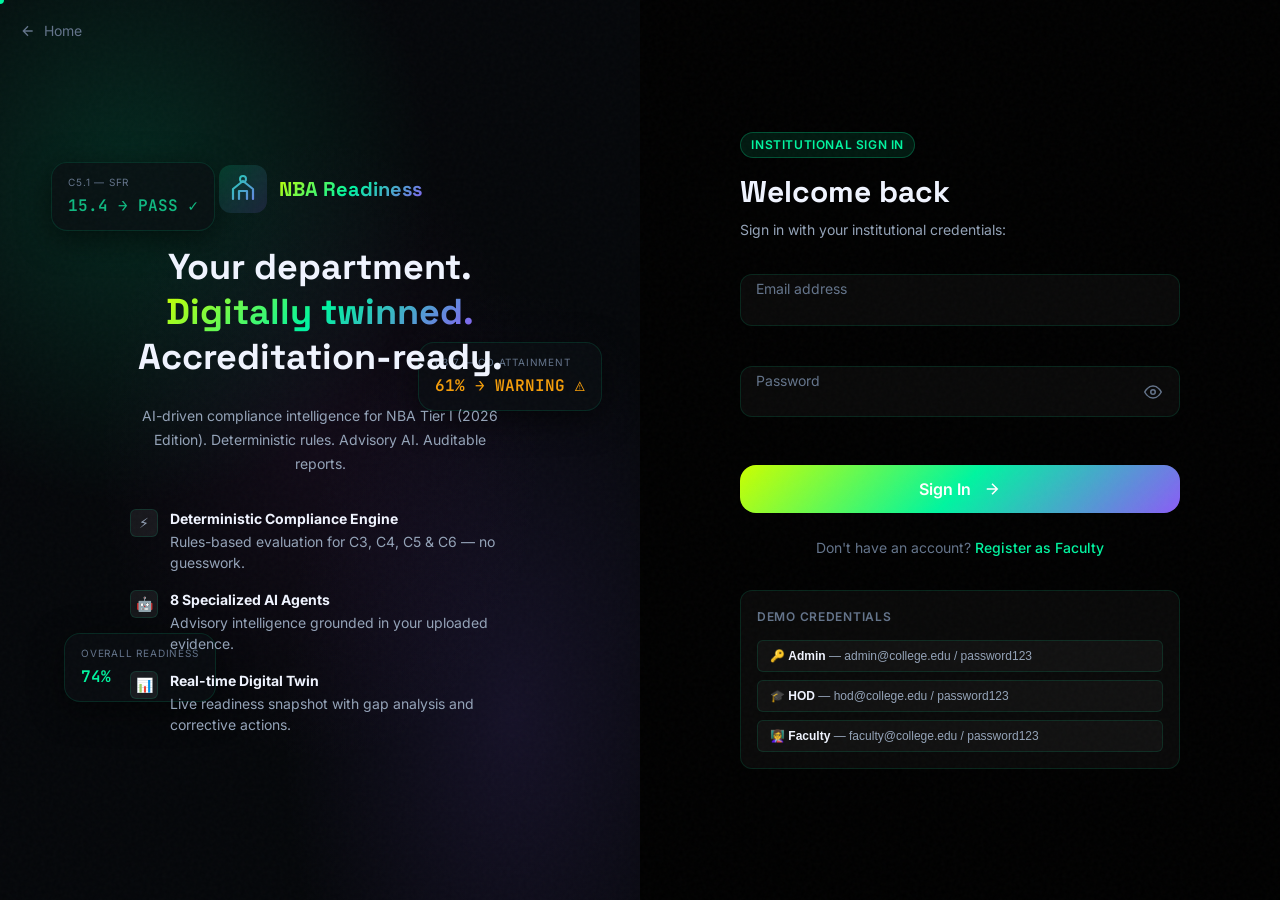
<file: frontend/login.html>
<!DOCTYPE html>
<html lang="en" data-theme="dark">
<head>
  <meta charset="UTF-8">
  <meta name="viewport" content="width=device-width, initial-scale=1.0">
  <title>Sign In — AI-NBA Readiness System</title>
  <meta name="description" content="Sign in to the AI-driven NBA Accreditation Readiness System.">
  <link rel="preconnect" href="https://fonts.googleapis.com">
  <link rel="preconnect" href="https://fonts.gstatic.com" crossorigin>
  <link rel="stylesheet" href="css/base.css">
  <link rel="stylesheet" href="css/auth.css">
</head>
<body class="auth-page">

  <!-- Custom cursor -->
  <div id="cursor-dot"  aria-hidden="true"></div>
  <div id="cursor-ring" aria-hidden="true"></div>

  <!-- Toast container -->
  <div id="toast-container" role="log" aria-live="polite"></div>

  <!-- Back to home -->
  <a href="index.html" class="back-link" aria-label="Back to home">
    <svg width="16" height="16" viewBox="0 0 24 24" fill="none" stroke="currentColor" stroke-width="2">
      <path d="M19 12H5M12 5l-7 7 7 7"/>
    </svg>
    Home
  </a>

  <!-- ══════════════════ LEFT PANEL ══════════════════ -->
  <aside class="auth-left" aria-hidden="true">

    <!-- Animated floating stat cards -->
    <div class="auth-float-cards">
      <div class="auth-float-card">
        <div class="fc-label">C5.1 — SFR</div>
        <div class="fc-value" style="color:var(--pass)">15.4 → PASS ✓</div>
      </div>
      <div class="auth-float-card">
        <div class="fc-label">C3.7 — CO Attainment</div>
        <div class="fc-value" style="color:var(--warning)">61% → WARNING ⚠</div>
      </div>
      <div class="auth-float-card">
        <div class="fc-label">Overall Readiness</div>
        <div class="fc-value" style="color:var(--cyan)">74%</div>
      </div>
    </div>

    <div class="auth-left-content">
      <div class="auth-brand">
        <svg class="auth-brand-icon" viewBox="0 0 48 48" fill="none" xmlns="http://www.w3.org/2000/svg">
          <defs>
            <linearGradient id="lg1" x1="0" y1="0" x2="48" y2="48" gradientUnits="userSpaceOnUse">
              <stop offset="0%" stop-color="#00F5A0"/>
              <stop offset="100%" stop-color="#8B5CF6"/>
            </linearGradient>
          </defs>
          <rect width="48" height="48" rx="12" fill="url(#lg1)" opacity="0.15"/>
          <path d="M14 34V24l10-8 10 8v10M20 34v-8h8v8" stroke="url(#lg1)" stroke-width="2.2" stroke-linecap="round" stroke-linejoin="round"/>
          <circle cx="24" cy="14" r="3" stroke="url(#lg1)" stroke-width="2"/>
        </svg>
        <span class="auth-brand-name">NBA Readiness</span>
      </div>

      <h2 class="auth-tagline">
        Your department.<br>
        <span>Digitally twinned.</span><br>
        Accreditation-ready.
      </h2>

      <p style="color:var(--text-secondary);font-size:var(--text-sm);line-height:1.7;">
        AI-driven compliance intelligence for NBA Tier I (2026 Edition).
        Deterministic rules. Advisory AI. Auditable reports.
      </p>

      <ul class="auth-features" aria-label="Platform features">
        <li class="auth-feature">
          <div class="auth-feature-icon">⚡</div>
          <div>
            <strong style="color:var(--text-primary);display:block;margin-bottom:2px;">Deterministic Compliance Engine</strong>
            Rules-based evaluation for C3, C4, C5 & C6 — no guesswork.
          </div>
        </li>
        <li class="auth-feature">
          <div class="auth-feature-icon">🤖</div>
          <div>
            <strong style="color:var(--text-primary);display:block;margin-bottom:2px;">8 Specialized AI Agents</strong>
            Advisory intelligence grounded in your uploaded evidence.
          </div>
        </li>
        <li class="auth-feature">
          <div class="auth-feature-icon">📊</div>
          <div>
            <strong style="color:var(--text-primary);display:block;margin-bottom:2px;">Real-time Digital Twin</strong>
            Live readiness snapshot with gap analysis and corrective actions.
          </div>
        </li>
      </ul>
    </div>
  </aside>

  <!-- ══════════════════ RIGHT PANEL (FORM) ══════════════════ -->
  <main class="auth-right">
    <div class="auth-form-wrap">

      <!-- Mobile brand -->
      <div class="auth-mobile-brand">
        <svg class="auth-brand-icon" viewBox="0 0 48 48" fill="none">
          <defs>
            <linearGradient id="lg2" x1="0" y1="0" x2="48" y2="48" gradientUnits="userSpaceOnUse">
              <stop offset="0%" stop-color="#00F5A0"/>
              <stop offset="100%" stop-color="#8B5CF6"/>
            </linearGradient>
          </defs>
          <rect width="48" height="48" rx="12" fill="url(#lg2)" opacity="0.15"/>
          <path d="M14 34V24l10-8 10 8v10M20 34v-8h8v8" stroke="url(#lg2)" stroke-width="2.2" stroke-linecap="round" stroke-linejoin="round"/>
        </svg>
        <span class="auth-brand-name">NBA Readiness</span>
      </div>

      <header class="auth-form-header">
        <div class="badge">Institutional Sign In</div>
        <h1>Welcome back</h1>
        <p>Sign in with your institutional credentials:</p>
      </header>

      <!-- Global message area -->
      <div id="auth-message" class="alert" role="alert" aria-live="assertive"></div>

      <form id="login-form" class="auth-form" novalidate autocomplete="on" action="javascript:void(0);" method="POST">

        <!-- Email -->
        <div class="auth-field form-group--float">
          <input
            type="email"
            id="email"
            name="email"
            class="form-control"
            placeholder=" "
            autocomplete="email"
            inputmode="email"
            required
            aria-required="true"
            aria-describedby="email-error"
          >
          <label for="email">Email address</label>
          <div id="email-error" class="form-error" role="alert"></div>
        </div>

        <!-- Password -->
        <div class="auth-field form-group--float">
          <div class="input-wrapper">
            <input
              type="password"
              id="password"
              name="password"
              class="form-control"
              placeholder=" "
              autocomplete="current-password"
              required
              aria-required="true"
              aria-describedby="password-error"
            >
            <label for="password">Password</label>
            <button type="button" class="toggle-pw" aria-label="Toggle password visibility" id="toggle-pw">
              <svg id="pw-icon-show" width="18" height="18" viewBox="0 0 24 24" fill="none" stroke="currentColor" stroke-width="2">
                <path d="M1 12s4-8 11-8 11 8 11 8-4 8-11 8-11-8-11-8z"/>
                <circle cx="12" cy="12" r="3"/>
              </svg>
              <svg id="pw-icon-hide" width="18" height="18" viewBox="0 0 24 24" fill="none" stroke="currentColor" stroke-width="2" style="display:none">
                <path d="M17.94 17.94A10.07 10.07 0 0112 20c-7 0-11-8-11-8a18.45 18.45 0 015.06-5.94M9.9 4.24A9.12 9.12 0 0112 4c7 0 11 8 11 8a18.5 18.5 0 01-2.16 3.19M1 1l22 22"/>
              </svg>
            </button>
          </div>
          <div id="password-error" class="form-error" role="alert"></div>
        </div>

        <!-- Submit -->
        <div class="auth-submit">
          <button type="submit" id="login-btn" class="btn btn--primary btn--lg" data-magnetic>
            <span id="login-btn-text">Sign In</span>
            <svg width="18" height="18" viewBox="0 0 24 24" fill="none" stroke="currentColor" stroke-width="2">
              <path d="M5 12h14M12 5l7 7-7 7"/>
            </svg>
          </button>
        </div>

      </form>

      <div class="auth-footer">
        Don't have an account?
        <a href="register.html">Register as Faculty</a>
      </div>

      <!-- Demo credentials hint -->
      <div style="margin-top:var(--space-8);padding:var(--space-4);background:var(--surface-100);border:1px solid var(--glass-border);border-radius:var(--radius-md);">
        <p style="font-size:var(--text-xs);color:var(--text-muted);margin-bottom:var(--space-3);text-transform:uppercase;letter-spacing:0.06em;font-weight:600;">Demo Credentials</p>
        <div style="display:flex;flex-direction:column;gap:var(--space-2);">
          <button class="demo-cred" data-email="admin@college.edu" data-pw="password123" style="
            text-align:left;background:var(--surface-100);border:1px solid var(--glass-border);
            border-radius:var(--radius-sm);padding:var(--space-2) var(--space-3);cursor:pointer;
            font-size:var(--text-xs);color:var(--text-secondary);transition:all var(--dur-fast);">
            🔑 <strong style="color:var(--text-primary)">Admin</strong> — admin@college.edu / password123
          </button>
          <button class="demo-cred" data-email="hod@college.edu" data-pw="password123" style="
            text-align:left;background:var(--surface-100);border:1px solid var(--glass-border);
            border-radius:var(--radius-sm);padding:var(--space-2) var(--space-3);cursor:pointer;
            font-size:var(--text-xs);color:var(--text-secondary);transition:all var(--dur-fast);">
            🎓 <strong style="color:var(--text-primary)">HOD</strong> — hod@college.edu / password123
          </button>
          <button class="demo-cred" data-email="faculty@college.edu" data-pw="password123" style="
            text-align:left;background:var(--surface-100);border:1px solid var(--glass-border);
            border-radius:var(--radius-sm);padding:var(--space-2) var(--space-3);cursor:pointer;
            font-size:var(--text-xs);color:var(--text-secondary);transition:all var(--dur-fast);">
            👩‍🏫 <strong style="color:var(--text-primary)">Faculty</strong> — faculty@college.edu / password123
          </button>
        </div>
      </div>

    </div>
  </main>

<script type="module">
import { CONFIG }           from './js/config.js';
import { initCursor }       from './js/ui.js';
import { toast, toastError, setFieldError, clearFieldError, bindFloatingLabel, setButtonLoading, getParam } from './js/ui.js';
import { store }            from './js/store.js';
import { login, friendlyAuthError } from './js/auth.js';
import { ApiError }         from './js/api.js';

// ── DOM References (Declared FIRST before any function calls) ──
const formEl     = document.getElementById('login-form');
const emailInput = document.getElementById('email');
const pwInput    = document.getElementById('password');
const loginBtn   = document.getElementById('login-btn');
const msgEl      = document.getElementById('auth-message');
const toggleBtn  = document.getElementById('toggle-pw');
const iconShow   = document.getElementById('pw-icon-show');
const iconHide   = document.getElementById('pw-icon-hide');

// ── Message helpers ──
function showMessage(text, type = 'error') {
  if (!msgEl) return;
  msgEl.className = `alert alert--${type} visible`;
  msgEl.innerHTML = `
    <svg width="18" height="18" viewBox="0 0 24 24" fill="none" stroke="currentColor" stroke-width="2" style="flex-shrink:0">
      ${type === 'error'
        ? '<path d="M12 9v4m0 4h.01M10.29 3.86L1.82 18a2 2 0 001.71 3h16.94a2 2 0 001.71-3L13.71 3.86a2 2 0 00-3.42 0z"/>'
        : '<circle cx="12" cy="12" r="10"/><path d="M12 8v4m0 4h.01"/>'}
    </svg>
    <span>${text}</span>
  `;
}

function clearMessage() {
  if (!msgEl) return;
  msgEl.className = 'alert';
  msgEl.innerHTML = '';
}

// ── Validation helpers ──
function validateEmail(val) {
  if (!val) return 'Email is required.';
  if (!/^[^\s@]+@[^\s@]+\.[^\s@]+$/.test(val)) return 'Enter a valid email address.';
  return null;
}

function validatePassword(val) {
  if (!val) return 'Password is required.';
  return null;
}

// ── Core Login Execution Function ──
async function doLogin(email, password) {
  clearMessage();

  const emailErr = validateEmail(email);
  const pwErr    = validatePassword(password);

  if (emailErr) { setFieldError(emailInput, emailErr); return; }
  else clearFieldError(emailInput);

  if (pwErr) { setFieldError(pwInput, pwErr); return; }
  else clearFieldError(pwInput);

  const restore = setButtonLoading(loginBtn, 'Signing in…');

  try {
    const rawRedirect = getParam('redirect');
    const redirect = (rawRedirect && !rawRedirect.includes('c3.html')) ? rawRedirect : null;
    await login(email, password, redirect);
  } catch (err) {
    restore();
    const msg = friendlyAuthError(err);
    if (err.message?.toLowerCase().includes('pending')) {
      showMessage(msg, 'warning');
    } else {
      showMessage(msg, 'error');
    }
  }
}

// ── Init ──
initCursor();

// Floating labels
document.querySelectorAll('.auth-field .form-control').forEach(bindFloatingLabel);

// Email input blur validation
emailInput?.addEventListener('blur', () => {
  const err = validateEmail(emailInput.value.trim());
  if (err) setFieldError(emailInput, err);
  else clearFieldError(emailInput);
});

// Password toggle
toggleBtn?.addEventListener('click', () => {
  const isHidden = pwInput.type === 'password';
  pwInput.type   = isHidden ? 'text' : 'password';
  if (iconShow) iconShow.style.display = isHidden ? 'none' : '';
  if (iconHide) iconHide.style.display = isHidden ? '' : 'none';
  toggleBtn.setAttribute('aria-label', isHidden ? 'Hide password' : 'Show password');
});

// Form submit event
formEl?.addEventListener('submit', (e) => {
  e.preventDefault();
  e.stopPropagation();
  const email = emailInput?.value.trim() || '';
  const password = pwInput?.value || '';
  doLogin(email, password);
  return false;
});

// Demo credential buttons
function applyCredentials(email, pw, autoSubmit = false) {
  if (emailInput) {
    emailInput.value = email;
    emailInput.classList.add('has-value');
    clearFieldError(emailInput);
  }
  if (pwInput) {
    pwInput.value = pw;
    pwInput.classList.add('has-value');
    clearFieldError(pwInput);
  }
  clearMessage();

  if (autoSubmit) {
    doLogin(email, pw);
  }
}

document.querySelectorAll('.demo-cred').forEach(btn => {
  btn.addEventListener('mouseenter', () => {
    btn.style.borderColor = 'rgba(0, 245, 160, 0.4)';
    btn.style.background = 'var(--surface-200)';
  });
  btn.addEventListener('mouseleave', () => {
    btn.style.borderColor = 'var(--glass-border)';
    btn.style.background = 'var(--surface-100)';
  });
  btn.addEventListener('click', (e) => {
    e.preventDefault();
    applyCredentials(btn.dataset.email, btn.dataset.pw, true);
  });
});

// Check session state on load
const roleParam = (getParam('role') || '').toLowerCase();
if (roleParam) {
  store.clearSession();
  if (roleParam === 'admin') {
    applyCredentials('admin@college.edu', 'password123', true);
  } else if (roleParam === 'hod') {
    applyCredentials('hod@college.edu', 'password123', true);
  } else if (roleParam === 'faculty') {
    applyCredentials('faculty@college.edu', 'password123', true);
  }
} else if (store.isLoggedIn()) {
  const currentRole = store.getTopRole();
  const currentUser = store.getUser();
  const dest = CONFIG.DEFAULT_REDIRECT[currentRole] || '/dashboards/c3.html';
  showMessage(`Active session as <strong>${currentUser?.email || ''}</strong> (${currentRole}). <a href="${dest}" style="color:var(--cyan);text-decoration:underline;font-weight:600;">Go to ${currentRole} Dashboard &rarr;</a>`, 'info');
}

// Keyboard Enter
document.addEventListener('keydown', e => {
  if (e.key === 'Enter' && document.activeElement?.tagName !== 'BUTTON') {
    e.preventDefault();
    const email = emailInput?.value.trim() || '';
    const password = pwInput?.value || '';
    doLogin(email, password);
  }
});
</script>
</body>
</html>
</file>
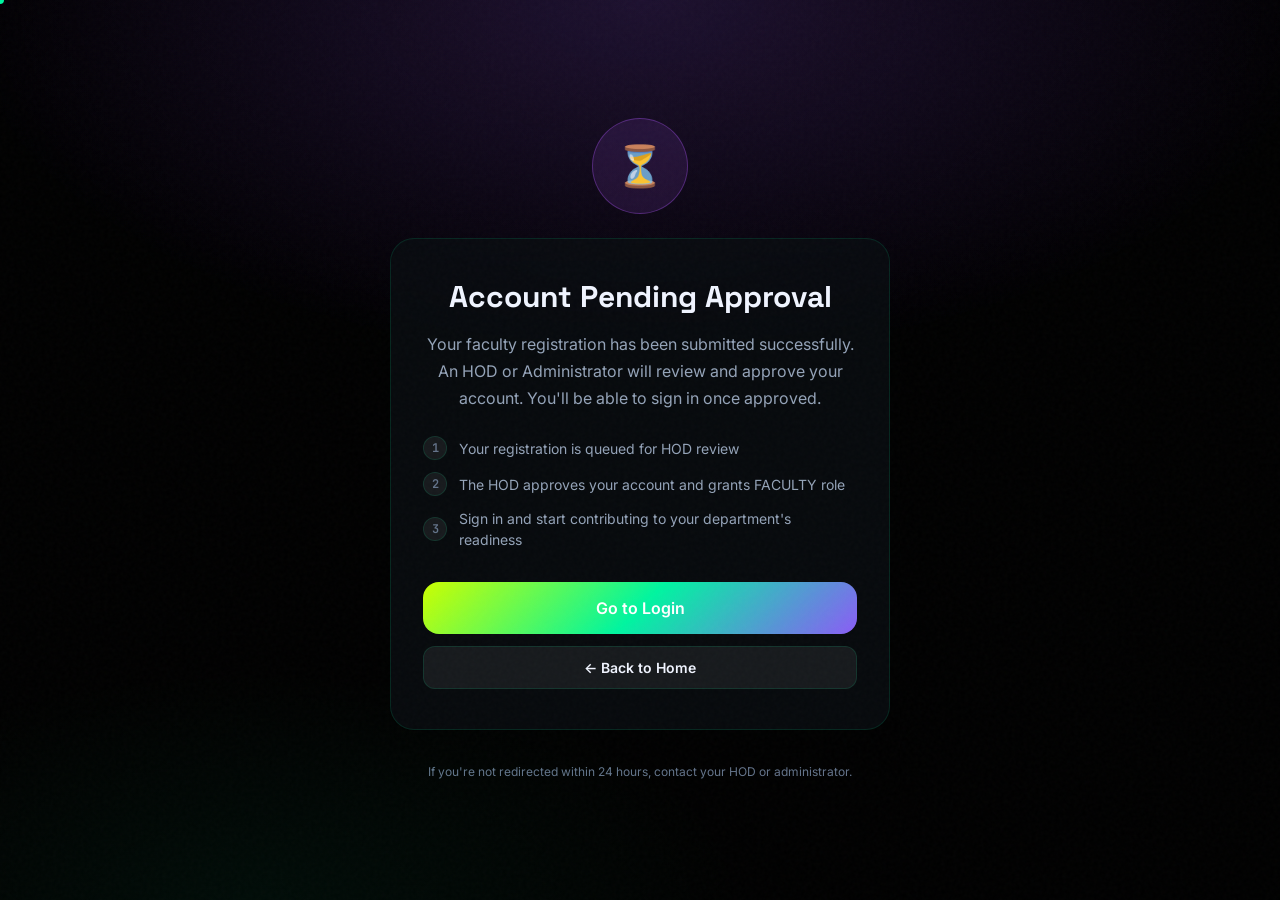
<file: frontend/pending.html>
<!DOCTYPE html>
<html lang="en" data-theme="dark">
<head>
  <meta charset="UTF-8">
  <meta name="viewport" content="width=device-width, initial-scale=1.0">
  <title>Account Pending — AI-NBA Readiness System</title>
  <link rel="stylesheet" href="css/base.css">
  <link rel="stylesheet" href="css/auth.css">
</head>
<body>

  <div id="cursor-dot"  aria-hidden="true"></div>
  <div id="cursor-ring" aria-hidden="true"></div>
  <div id="toast-container" role="log" aria-live="polite"></div>

  <!-- Ambient background -->
  <div style="position:fixed;inset:0;background:radial-gradient(ellipse 80% 60% at 50% 0%,rgba(168,85,247,0.1) 0%,transparent 70%),radial-gradient(ellipse 60% 40% at 20% 100%,rgba(0, 245, 160,0.05) 0%,transparent 70%);pointer-events:none;"></div>

  <main class="pending-page" role="main">

    <div class="pending-icon" aria-hidden="true">⏳</div>

    <div class="glass pending-card">
      <h2>Account Pending Approval</h2>
      <p>
        Your faculty registration has been submitted successfully.
        An HOD or Administrator will review and approve your account.
        You'll be able to sign in once approved.
      </p>

      <ul class="pending-steps" aria-label="What happens next">
        <li class="pending-step">
          <span class="pending-step-num" aria-hidden="true">1</span>
          <span>Your registration is queued for HOD review</span>
        </li>
        <li class="pending-step">
          <span class="pending-step-num" aria-hidden="true">2</span>
          <span>The HOD approves your account and grants FACULTY role</span>
        </li>
        <li class="pending-step">
          <span class="pending-step-num" aria-hidden="true">3</span>
          <span>Sign in and start contributing to your department's readiness</span>
        </li>
      </ul>

      <div style="display:flex;flex-direction:column;gap:var(--space-3);">
        <a href="login.html" class="btn btn--primary btn--lg" data-magnetic>
          Go to Login
        </a>
        <a href="index.html" class="btn btn--ghost">
          ← Back to Home
        </a>
      </div>
    </div>

    <p style="margin-top:var(--space-8);font-size:var(--text-xs);color:var(--text-muted);text-align:center;">
      If you're not redirected within 24 hours, contact your HOD or administrator.
    </p>

  </main>

  <script type="module">
    import { initCursor } from './js/ui.js';
    import { store } from './js/store.js';
    initCursor();

    // If somehow logged in, redirect
    if (store.isLoggedIn()) {
      window.location.href = 'dashboards/c3.html';
    }
  </script>
</body>
</html>
</file>
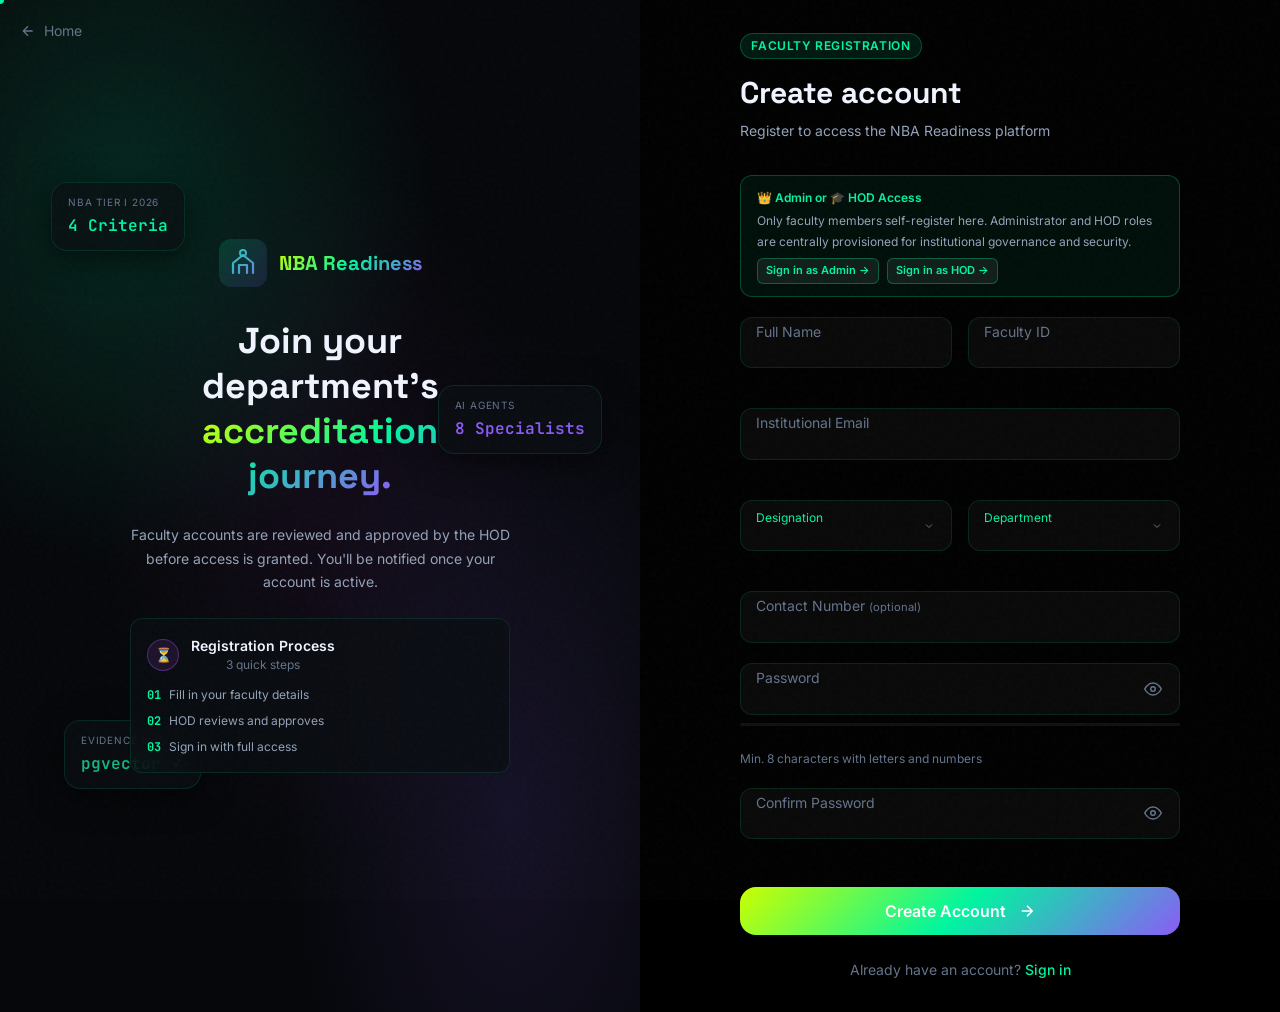
<file: frontend/register.html>
<!DOCTYPE html>
<html lang="en" data-theme="dark">
<head>
  <meta charset="UTF-8">
  <meta name="viewport" content="width=device-width, initial-scale=1.0">
  <title>Faculty Registration — AI-NBA Readiness System</title>
  <meta name="description" content="Register as faculty for the AI-NBA Accreditation Readiness System.">
  <link rel="preconnect" href="https://fonts.googleapis.com">
  <link rel="preconnect" href="https://fonts.gstatic.com" crossorigin>
  <link rel="stylesheet" href="css/base.css">
  <link rel="stylesheet" href="css/auth.css">
</head>
<body class="auth-page">

  <div id="cursor-dot"  aria-hidden="true"></div>
  <div id="cursor-ring" aria-hidden="true"></div>
  <div id="toast-container" role="log" aria-live="polite"></div>

  <a href="index.html" class="back-link" aria-label="Back to home">
    <svg width="16" height="16" viewBox="0 0 24 24" fill="none" stroke="currentColor" stroke-width="2">
      <path d="M19 12H5M12 5l-7 7 7 7"/>
    </svg>
    Home
  </a>

  <!-- ═══ LEFT PANEL ═══ -->
  <aside class="auth-left" aria-hidden="true">
    <div class="auth-float-cards">
      <div class="auth-float-card">
        <div class="fc-label">NBA Tier I 2026</div>
        <div class="fc-value" style="color:var(--cyan)">4 Criteria</div>
      </div>
      <div class="auth-float-card">
        <div class="fc-label">AI Agents</div>
        <div class="fc-value" style="color:var(--violet)">8 Specialists</div>
      </div>
      <div class="auth-float-card">
        <div class="fc-label">Evidence RAG</div>
        <div class="fc-value" style="color:var(--pass)">pgvector ✓</div>
      </div>
    </div>

    <div class="auth-left-content">
      <div class="auth-brand">
        <svg class="auth-brand-icon" viewBox="0 0 48 48" fill="none">
          <defs>
            <linearGradient id="lg-reg" x1="0" y1="0" x2="48" y2="48" gradientUnits="userSpaceOnUse">
              <stop offset="0%" stop-color="#00F5A0"/>
              <stop offset="100%" stop-color="#8B5CF6"/>
            </linearGradient>
          </defs>
          <rect width="48" height="48" rx="12" fill="url(#lg-reg)" opacity="0.15"/>
          <path d="M14 34V24l10-8 10 8v10M20 34v-8h8v8" stroke="url(#lg-reg)" stroke-width="2.2" stroke-linecap="round" stroke-linejoin="round"/>
          <circle cx="24" cy="14" r="3" stroke="url(#lg-reg)" stroke-width="2"/>
        </svg>
        <span class="auth-brand-name">NBA Readiness</span>
      </div>

      <h2 class="auth-tagline">
        Join your department's<br>
        <span>accreditation journey.</span>
      </h2>

      <p style="color:var(--text-secondary);font-size:var(--text-sm);line-height:1.7;margin-bottom:var(--space-6);">
        Faculty accounts are reviewed and approved by the HOD before access is granted.
        You'll be notified once your account is active.
      </p>

      <div class="glass-sm" style="padding:var(--space-4);">
        <div style="display:flex;align-items:center;gap:var(--space-3);margin-bottom:var(--space-3);">
          <div style="width:32px;height:32px;border-radius:50%;background:var(--nrc-bg);border:1px solid var(--nrc-border);display:flex;align-items:center;justify-content:center;font-size:14px;">⏳</div>
          <div>
            <div style="font-size:var(--text-sm);font-weight:600;color:var(--text-primary);">Registration Process</div>
            <div style="font-size:var(--text-xs);color:var(--text-muted);">3 quick steps</div>
          </div>
        </div>
        <ol style="list-style:none;display:flex;flex-direction:column;gap:var(--space-2);">
          <li style="font-size:var(--text-xs);color:var(--text-secondary);display:flex;align-items:center;gap:var(--space-2);">
            <span style="color:var(--cyan);font-weight:700;font-family:var(--font-mono)">01</span> Fill in your faculty details
          </li>
          <li style="font-size:var(--text-xs);color:var(--text-secondary);display:flex;align-items:center;gap:var(--space-2);">
            <span style="color:var(--cyan);font-weight:700;font-family:var(--font-mono)">02</span> HOD reviews and approves
          </li>
          <li style="font-size:var(--text-xs);color:var(--text-secondary);display:flex;align-items:center;gap:var(--space-2);">
            <span style="color:var(--cyan);font-weight:700;font-family:var(--font-mono)">03</span> Sign in with full access
          </li>
        </ol>
      </div>
    </div>
  </aside>

  <!-- ═══ RIGHT PANEL (FORM) ═══ -->
  <main class="auth-right">
    <div class="auth-form-wrap">

      <div class="auth-mobile-brand">
        <svg class="auth-brand-icon" viewBox="0 0 48 48" fill="none">
          <defs>
            <linearGradient id="lg-rm" x1="0" y1="0" x2="48" y2="48" gradientUnits="userSpaceOnUse">
              <stop offset="0%" stop-color="#00F5A0"/>
              <stop offset="100%" stop-color="#8B5CF6"/>
            </linearGradient>
          </defs>
          <rect width="48" height="48" rx="12" fill="url(#lg-rm)" opacity="0.15"/>
          <path d="M14 34V24l10-8 10 8v10M20 34v-8h8v8" stroke="url(#lg-rm)" stroke-width="2.2" stroke-linecap="round" stroke-linejoin="round"/>
        </svg>
        <span class="auth-brand-name">NBA Readiness</span>
      </div>

      <header class="auth-form-header">
        <div class="badge">Faculty Registration</div>
        <h1>Create account</h1>
        <p>Register to access the NBA Readiness platform</p>
      </header>

      <!-- Role Guidance Callout -->
      <div style="margin-bottom:var(--space-5);padding:var(--space-3) var(--space-4);background:rgba(0, 245, 160, 0.06);border:1px solid rgba(0, 245, 160, 0.25);border-radius:var(--radius-md);font-size:var(--text-xs);line-height:1.6;">
        <div style="font-weight:600;color:var(--cyan);margin-bottom:4px;display:flex;align-items:center;gap:6px;">
          <span>👑 Admin or 🎓 HOD Access</span>
        </div>
        <p style="color:var(--text-secondary);margin:0 0 6px 0;">
          Only faculty members self-register here. Administrator and HOD roles are centrally provisioned for institutional governance and security.
        </p>
        <div style="display:flex;gap:var(--space-2);flex-wrap:wrap;">
          <a href="login.html?role=admin" class="btn btn--ghost btn--sm" style="font-size:11px;padding:3px 8px;border-color:rgba(0,245,160,0.3);color:var(--cyan);">
            Sign in as Admin &rarr;
          </a>
          <a href="login.html?role=hod" class="btn btn--ghost btn--sm" style="font-size:11px;padding:3px 8px;border-color:rgba(0,245,160,0.3);color:var(--cyan);">
            Sign in as HOD &rarr;
          </a>
        </div>
      </div>

      <!-- Global message -->
      <div id="auth-message" class="alert" role="alert" aria-live="assertive"></div>

      <form id="register-form" class="auth-form" novalidate autocomplete="off">

        <!-- Row: Full name & Faculty ID -->
        <div style="display:grid;grid-template-columns:1fr 1fr;gap:var(--space-4);">
          <div class="auth-field form-group--float">
            <input type="text" id="full_name" name="full_name" class="form-control" placeholder=" "
              autocomplete="name" required aria-required="true">
            <label for="full_name">Full Name</label>
            <div class="form-error" id="full_name-error" role="alert"></div>
          </div>
          <div class="auth-field form-group--float">
            <input type="text" id="faculty_id" name="faculty_id" class="form-control" placeholder=" "
              required aria-required="true" pattern="[A-Za-z0-9\-_]+" autocomplete="off">
            <label for="faculty_id">Faculty ID</label>
            <div class="form-error" id="faculty_id-error" role="alert"></div>
          </div>
        </div>

        <!-- Email -->
        <div class="auth-field form-group--float">
          <input type="email" id="email" name="email" class="form-control" placeholder=" "
            autocomplete="email" inputmode="email" required aria-required="true">
          <label for="email">Institutional Email</label>
          <div class="form-error" id="email-error" role="alert"></div>
        </div>

        <!-- Designation & Department -->
        <div style="display:grid;grid-template-columns:1fr 1fr;gap:var(--space-4);">
          <div class="auth-field form-group--float">
            <select id="designation" name="designation" class="form-control has-value" required aria-required="true">
              <option value="" disabled selected></option>
              <option>Professor</option>
              <option>Associate Professor</option>
              <option>Assistant Professor</option>
              <option>Lecturer</option>
              <option>Senior Lecturer</option>
              <option>Visiting Faculty</option>
            </select>
            <label for="designation">Designation</label>
            <div class="form-error" id="designation-error" role="alert"></div>
          </div>
          <div class="auth-field form-group--float">
            <select id="department" name="department" class="form-control has-value" required aria-required="true">
              <option value="" disabled selected></option>
              <option>Computer Science and Engineering</option>
              <option>Electronics and Communication Engineering</option>
              <option>Mechanical Engineering</option>
              <option>Civil Engineering</option>
              <option>Electrical Engineering</option>
              <option>Information Technology</option>
              <option>Chemical Engineering</option>
              <option>Biotechnology</option>
            </select>
            <label for="department">Department</label>
            <div class="form-error" id="department-error" role="alert"></div>
          </div>
        </div>

        <!-- Contact (optional) -->
        <div class="auth-field form-group--float">
          <input type="tel" id="contact_number" name="contact_number" class="form-control" placeholder=" "
            autocomplete="tel" inputmode="tel">
          <label for="contact_number">Contact Number <span style="color:var(--text-muted);font-size:0.8em">(optional)</span></label>
        </div>

        <!-- Password -->
        <div class="auth-field form-group--float">
          <div class="input-wrapper">
            <input type="password" id="password" name="password" class="form-control" placeholder=" "
              autocomplete="new-password" required aria-required="true" minlength="8">
            <label for="password">Password</label>
            <button type="button" class="toggle-pw" id="toggle-pw" aria-label="Toggle password visibility">
              <svg id="pw-show" width="18" height="18" viewBox="0 0 24 24" fill="none" stroke="currentColor" stroke-width="2">
                <path d="M1 12s4-8 11-8 11 8 11 8-4 8-11 8-11-8-11-8z"/>
                <circle cx="12" cy="12" r="3"/>
              </svg>
              <svg id="pw-hide" width="18" height="18" viewBox="0 0 24 24" fill="none" stroke="currentColor" stroke-width="2" style="display:none">
                <path d="M17.94 17.94A10.07 10.07 0 0112 20c-7 0-11-8-11-8a18.45 18.45 0 015.06-5.94M9.9 4.24A9.12 9.12 0 0112 4c7 0 11 8 11 8a18.5 18.5 0 01-2.16 3.19M1 1l22 22"/>
              </svg>
            </button>
          </div>
          <div class="pw-strength" aria-hidden="true">
            <div class="pw-strength-bar" id="pw-strength-bar"></div>
          </div>
          <div class="form-error" id="password-error" role="alert"></div>
          <div class="form-hint" id="pw-hint">Min. 8 characters with letters and numbers</div>
        </div>

        <!-- Confirm password -->
        <div class="auth-field form-group--float">
          <div class="input-wrapper">
            <input type="password" id="confirm_password" name="confirm_password" class="form-control" placeholder=" "
              autocomplete="new-password" required aria-required="true">
            <label for="confirm_password">Confirm Password</label>
            <button type="button" class="toggle-pw" id="toggle-cpw" aria-label="Toggle password visibility">
              <svg width="18" height="18" viewBox="0 0 24 24" fill="none" stroke="currentColor" stroke-width="2">
                <path d="M1 12s4-8 11-8 11 8 11 8-4 8-11 8-11-8-11-8z"/>
                <circle cx="12" cy="12" r="3"/>
              </svg>
            </button>
          </div>
          <div class="form-error" id="confirm_password-error" role="alert"></div>
        </div>

        <!-- Submit -->
        <div class="auth-submit" style="margin-top:var(--space-2);">
          <button type="submit" id="register-btn" class="btn btn--primary btn--lg" data-magnetic>
            <span>Create Account</span>
            <svg width="18" height="18" viewBox="0 0 24 24" fill="none" stroke="currentColor" stroke-width="2">
              <path d="M5 12h14M12 5l7 7-7 7"/>
            </svg>
          </button>
        </div>

      </form>

      <div class="auth-footer">
        Already have an account? <a href="login.html">Sign in</a>
      </div>
    </div>
  </main>

<script type="module">
import { initCursor, toastError, setFieldError, clearFieldError, bindFloatingLabel, setButtonLoading } from './js/ui.js';
import { store }    from './js/store.js';
import { CONFIG }   from './js/config.js';
import { register, friendlyAuthError } from './js/auth.js';

initCursor();

// If already logged in, redirect to role's dashboard
if (store.isLoggedIn()) {
  const dest = CONFIG.DEFAULT_REDIRECT[store.getTopRole()] || 'dashboards/c3.html';
  window.location.href = dest;
}

// Floating labels
document.querySelectorAll('.auth-field .form-control').forEach(bindFloatingLabel);

// ── Password toggle ───────────────────────────────────────────
function setupToggle(btnId, inputId, showId, hideId) {
  const btn   = document.getElementById(btnId);
  const input = document.getElementById(inputId);
  if (!btn) return;
  btn.addEventListener('click', () => {
    input.type = input.type === 'password' ? 'text' : 'password';
    if (showId && hideId) {
      document.getElementById(showId).style.display = input.type === 'password' ? '' : 'none';
      document.getElementById(hideId).style.display = input.type === 'password' ? 'none' : '';
    }
  });
}
setupToggle('toggle-pw',  'password',         'pw-show', 'pw-hide');
setupToggle('toggle-cpw', 'confirm_password', null, null);

// ── Password strength ─────────────────────────────────────────
const pwInput  = document.getElementById('password');
const strengthBar = document.getElementById('pw-strength-bar');

pwInput.addEventListener('input', () => {
  const v = pwInput.value;
  let score = 0;
  if (v.length >= 8) score++;
  if (/[A-Z]/.test(v)) score++;
  if (/[0-9]/.test(v)) score++;
  if (/[^A-Za-z0-9]/.test(v)) score++;
  strengthBar.setAttribute('data-strength', score);
});

// ── Validation helpers ────────────────────────────────────────
const fields = {
  full_name:        { required: true, minLen: 2, label: 'Full name' },
  faculty_id:       { required: true, minLen: 2, label: 'Faculty ID', pattern: /^[A-Za-z0-9\-_]+$/, patternMsg: 'Only letters, numbers, hyphens and underscores.' },
  email:            { required: true, email: true, label: 'Email' },
  designation:      { required: true, label: 'Designation' },
  department:       { required: true, label: 'Department' },
  password:         { required: true, minLen: 8, label: 'Password' },
  confirm_password: { required: true, label: 'Confirm password' },
};

function validateField(id, value) {
  const rules = fields[id];
  if (!rules) return null;
  if (rules.required && !value.trim()) return `${rules.label} is required.`;
  if (rules.minLen && value.trim().length < rules.minLen) return `${rules.label} must be at least ${rules.minLen} characters.`;
  if (rules.email && !/^[^\s@]+@[^\s@]+\.[^\s@]+$/.test(value)) return 'Enter a valid email address.';
  if (rules.pattern && !rules.pattern.test(value.trim())) return rules.patternMsg;
  return null;
}

// Live validation on blur
Object.keys(fields).forEach(id => {
  const el = document.getElementById(id);
  if (!el) return;
  el.addEventListener('blur', () => {
    const err = validateField(id, el.value);
    const errEl = document.getElementById(`${id}-error`);
    if (err) { el.classList.add('error'); if (errEl) { errEl.textContent = err; errEl.classList.add('visible'); } }
    else { el.classList.remove('error'); if (errEl) errEl.classList.remove('visible'); }
  });
});

// ── Message area ──────────────────────────────────────────────
const msgEl = document.getElementById('auth-message');
function showMessage(text, type = 'error') {
  msgEl.className = `alert alert--${type} visible`;
  msgEl.innerHTML = `<svg width="18" height="18" viewBox="0 0 24 24" fill="none" stroke="currentColor" stroke-width="2" style="flex-shrink:0">
    <path d="M12 9v4m0 4h.01M10.29 3.86L1.82 18a2 2 0 001.71 3h16.94a2 2 0 001.71-3L13.71 3.86a2 2 0 00-3.42 0z"/>
  </svg><span>${text}</span>`;
}

// ── Form submit ───────────────────────────────────────────────
document.getElementById('register-form').addEventListener('submit', async e => {
  e.preventDefault();
  msgEl.className = 'alert';

  let hasError = false;
  const data = {};

  Object.keys(fields).forEach(id => {
    const el = document.getElementById(id);
    const val = el ? el.value : '';
    data[id] = val;
    const err = validateField(id, val);
    const errEl = document.getElementById(`${id}-error`);
    if (err) {
      el?.classList.add('error');
      if (errEl) { errEl.textContent = err; errEl.classList.add('visible'); }
      hasError = true;
    } else {
      el?.classList.remove('error');
      if (errEl) errEl.classList.remove('visible');
    }
  });

  if (data.password !== data.confirm_password) {
    const el = document.getElementById('confirm_password');
    const errEl = document.getElementById('confirm_password-error');
    el?.classList.add('error');
    if (errEl) { errEl.textContent = 'Passwords do not match.'; errEl.classList.add('visible'); }
    hasError = true;
  }

  if (hasError) return;

  const btn     = document.getElementById('register-btn');
  const restore = setButtonLoading(btn, 'Creating account…');

  try {
    const payload = {
      email:          data.email.trim().toLowerCase(),
      password:       data.password,
      faculty_id:     data.faculty_id.trim(),
      full_name:      data.full_name.trim(),
      designation:    data.designation,
      department:     data.department,
      contact_number: data.contact_number || undefined,
    };
    await register(payload);
    // navigation happens inside register()
  } catch (err) {
    restore();
    showMessage(friendlyAuthError(err), 'error');
  }
});
</script>
</body>
</html>
</file>
<file: frontend/css/base.css>
/* ============================================================
   BASE.CSS — Reset, Typography & Global Utilities
   AI-NBA Readiness System
   ============================================================ */
@import url('https://fonts.googleapis.com/css2?family=Space+Grotesk:wght@300;400;500;600;700&family=Inter:wght@300;400;500;600;700&family=JetBrains+Mono:wght@400;500;600&display=swap');
@import './tokens.css';

/* ── Reset ───────────────────────────────────────────────── */
*, *::before, *::after {
  box-sizing: border-box;
  margin: 0;
  padding: 0;
}

html {
  font-size: 16px;
  scroll-behavior: auto; /* MUST be auto: Lenis manages smooth scrolling programmatically */
  -webkit-text-size-adjust: 100%;
}

body {
  background-color: var(--ink);
  color: var(--text-primary);
  font-family: var(--font-body);
  font-size: var(--text-base);
  line-height: var(--leading-normal);
  min-height: 100dvh;
  overflow-x: hidden;
  transition: background-color var(--dur-slow) var(--ease-in-out),
              color var(--dur-slow) var(--ease-in-out);
}

/* ── Grain overlay ───────────────────────────────────────── */
body::before {
  content: '';
  position: fixed;
  inset: 0;
  background-image: url("data:image/svg+xml,%3Csvg viewBox='0 0 256 256' xmlns='http://www.w3.org/2000/svg'%3E%3Cfilter id='noise'%3E%3CfeTurbulence type='fractalNoise' baseFrequency='0.9' numOctaves='4' stitchTiles='stitch'/%3E%3C/filter%3E%3Crect width='100%25' height='100%25' filter='url(%23noise)' opacity='1'/%3E%3C/svg%3E");
  opacity: 0.025;
  pointer-events: none;
  z-index: var(--z-above);
  animation: grain 8s steps(10) infinite;
}

@keyframes grain {
  0%, 100% { transform: translate(0,0); }
  10%       { transform: translate(-2%,-3%); }
  20%       { transform: translate(3%, 1%); }
  30%       { transform: translate(-1%, 4%); }
  40%       { transform: translate(2%,-2%); }
  50%       { transform: translate(-3%, 2%); }
  60%       { transform: translate(1%, 3%); }
  70%       { transform: translate(-2%, 1%); }
  80%       { transform: translate(3%,-1%); }
  90%       { transform: translate(-1%,-3%); }
}

/* ── Scroll-progress bar (disabled) ── */
#scroll-progress {
  display: none !important;
}

/* ── Typography ──────────────────────────────────────────── */
h1, h2, h3, h4, h5, h6 {
  font-family: var(--font-heading);
  font-weight: 700;
  line-height: var(--leading-tight);
  color: var(--text-primary);
}

h1 { font-size: clamp(2.5rem, 5vw, var(--text-7xl)); }
h2 { font-size: clamp(1.75rem, 3.5vw, var(--text-5xl)); }
h3 { font-size: clamp(1.35rem, 2.5vw, var(--text-3xl)); }
h4 { font-size: clamp(1.1rem, 2vw, var(--text-2xl)); }

p { color: var(--text-secondary); line-height: var(--leading-relaxed); }
a { color: var(--cyan); text-decoration: none; transition: opacity var(--dur-fast); }
a:hover { opacity: 0.8; }

code, pre, .mono {
  font-family: var(--font-mono);
  font-size: 0.9em;
}

/* ── Custom cursor ───────────────────────────────────────── */
#cursor-dot, #cursor-ring {
  position: fixed;
  border-radius: 50%;
  pointer-events: none;
  z-index: var(--z-cursor);
  transition: opacity var(--dur-normal);
}

#cursor-dot {
  width: 8px;
  height: 8px;
  background: var(--cyan);
  transform: translate(-50%, -50%);
  transition: width var(--dur-fast), height var(--dur-fast), background var(--dur-fast);
}

#cursor-ring {
  width: 36px;
  height: 36px;
  border: 1.5px solid rgba(0,245,160,0.5);
  transform: translate(-50%, -50%);
  transition: width var(--dur-normal) var(--ease-out-expo),
              height var(--dur-normal) var(--ease-out-expo),
              border-color var(--dur-normal);
}

body.cursor-hover #cursor-dot { width: 14px; height: 14px; background: var(--violet); }
body.cursor-hover #cursor-ring { width: 56px; height: 56px; border-color: rgba(139,92,246,0.5); }

@media (hover: none) {
  #cursor-dot, #cursor-ring { display: none; }
}

/* ── Glass card ──────────────────────────────────────────── */
.glass {
  background: var(--glass-bg);
  backdrop-filter: var(--glass-blur);
  -webkit-backdrop-filter: var(--glass-blur);
  border: 1px solid var(--glass-border);
  border-radius: var(--radius-xl);
}

.glass-sm {
  background: var(--glass-bg);
  backdrop-filter: blur(10px);
  -webkit-backdrop-filter: blur(10px);
  border: 1px solid var(--glass-border);
  border-radius: var(--radius-md);
}

/* ── Gradient text ───────────────────────────────────────── */
.gradient-text {
  background: var(--accent-gradient);
  -webkit-background-clip: text;
  -webkit-text-fill-color: transparent;
  background-clip: text;
}

/* ── Glow border ─────────────────────────────────────────── */
.glow-border {
  position: relative;
}
.glow-border::before {
  content: '';
  position: absolute;
  inset: -1px;
  border-radius: inherit;
  background: var(--accent-gradient);
  z-index: -1;
  opacity: 0;
  transition: opacity var(--dur-normal);
}
.glow-border:hover::before { opacity: 1; }

/* ── Button base ─────────────────────────────────────────── */
.btn {
  display: inline-flex;
  align-items: center;
  justify-content: center;
  gap: var(--space-2);
  padding: 0.625rem 1.25rem;
  border-radius: var(--radius-md);
  font-family: var(--font-body);
  font-size: var(--text-sm);
  font-weight: 600;
  cursor: pointer;
  border: none;
  outline: none;
  transition:
    transform var(--dur-fast) var(--ease-out-back),
    box-shadow var(--dur-normal),
    opacity var(--dur-fast);
  position: relative;
  overflow: hidden;
  text-decoration: none;
  white-space: nowrap;
}

.btn:focus-visible {
  outline: 2px solid var(--cyan);
  outline-offset: 3px;
}

.btn:active { transform: scale(0.97); }

.btn--primary {
  background: var(--accent-gradient);
  color: #fff;
}
.btn--primary:hover { box-shadow: var(--shadow-cyan); transform: translateY(-2px); }

.btn--ghost {
  background: var(--surface-200);
  color: var(--text-primary);
  border: 1px solid var(--glass-border);
}
.btn--ghost:hover {
  background: var(--surface-300);
  border-color: rgba(255,255,255,0.15);
}

.btn--outline {
  background: transparent;
  color: var(--cyan);
  border: 1px solid rgba(0,245,160,0.4);
}
.btn--outline:hover {
  background: rgba(0,245,160,0.08);
  border-color: var(--cyan);
  box-shadow: var(--shadow-cyan);
}

.btn--danger {
  background: rgba(239,68,68,0.15);
  color: var(--fail);
  border: 1px solid var(--fail-border);
}
.btn--danger:hover { background: rgba(239,68,68,0.25); }

.btn--lg {
  padding: 0.875rem 2rem;
  font-size: var(--text-base);
  border-radius: var(--radius-lg);
}

.btn--sm {
  padding: 0.375rem 0.75rem;
  font-size: var(--text-xs);
  border-radius: var(--radius-sm);
}

.btn--loading {
  pointer-events: none;
  opacity: 0.7;
}
.btn--loading::after {
  content: '';
  width: 16px;
  height: 16px;
  border: 2px solid rgba(255,255,255,0.3);
  border-top-color: #fff;
  border-radius: 50%;
  animation: spin 0.7s linear infinite;
  margin-left: var(--space-2);
}

/* ── Status chips ────────────────────────────────────────── */
.chip {
  display: inline-flex;
  align-items: center;
  gap: var(--space-1);
  padding: 0.2rem 0.65rem;
  border-radius: var(--radius-full);
  font-size: var(--text-xs);
  font-weight: 600;
  font-family: var(--font-mono);
  letter-spacing: 0.03em;
  border: 1px solid transparent;
}

.chip--pass    { background: var(--pass-bg);    color: var(--pass);    border-color: var(--pass-border); }
.chip--warning { background: var(--warning-bg); color: var(--warning); border-color: var(--warning-border); }
.chip--fail    { background: var(--fail-bg);    color: var(--fail);    border-color: var(--fail-border); }
.chip--na      { background: var(--na-bg);      color: var(--na);      border-color: var(--na-border); }
.chip--nrc     { background: var(--nrc-bg);     color: var(--nrc);     border-color: var(--nrc-border); }
.chip--info    { background: rgba(0,245,160,0.1); color: var(--cyan); border-color: rgba(0,245,160,0.3); }

/* ── Form inputs ─────────────────────────────────────────── */
.form-group {
  position: relative;
  margin-bottom: var(--space-5);
}

.form-group label {
  display: block;
  font-size: var(--text-sm);
  font-weight: 500;
  color: var(--text-secondary);
  margin-bottom: var(--space-2);
  transition: color var(--dur-fast);
}

.form-group:focus-within label { color: var(--cyan); }

.form-control {
  width: 100%;
  padding: 0.75rem 1rem;
  background: var(--surface-100);
  border: 1px solid var(--glass-border);
  border-radius: var(--radius-md);
  color: var(--text-primary);
  font-family: var(--font-body);
  font-size: var(--text-base);
  outline: none;
  transition:
    border-color var(--dur-fast),
    background var(--dur-fast),
    box-shadow var(--dur-fast);
  appearance: none;
}

.form-control:focus {
  border-color: var(--cyan);
  background: var(--surface-200);
  box-shadow: 0 0 0 3px rgba(0,245,160,0.12);
}

.form-control.error {
  border-color: var(--fail);
  box-shadow: 0 0 0 3px rgba(239,68,68,0.1);
}

.form-control::placeholder { color: var(--text-muted); }

select.form-control {
  background-image: url("data:image/svg+xml,%3Csvg xmlns='http://www.w3.org/2000/svg' width='12' height='12' viewBox='0 0 24 24' fill='none' stroke='%2364748B' stroke-width='2'%3E%3Cpath d='M6 9l6 6 6-6'/%3E%3C/svg%3E");
  background-repeat: no-repeat;
  background-position: right 1rem center;
  padding-right: 2.5rem;
  cursor: pointer;
}

select.form-control option {
  background: var(--ink-900);
  color: var(--text-primary);
}

.form-hint {
  font-size: var(--text-xs);
  color: var(--text-muted);
  margin-top: var(--space-1);
}

.form-error {
  font-size: var(--text-xs);
  color: var(--fail);
  margin-top: var(--space-1);
  display: none;
}

.form-error.visible { display: block; }

/* ── Floating label variant ──────────────────────────────── */
.form-group--float {
  position: relative;
}

.form-group--float .form-control {
  padding-top: 1.5rem;
  padding-bottom: 0.5rem;
}

.form-group--float label {
  position: absolute;
  left: 1rem;
  top: 50%;
  transform: translateY(-50%);
  font-size: var(--text-base);
  color: var(--text-muted);
  pointer-events: none;
  transition: all var(--dur-fast) var(--ease-in-out);
  margin: 0;
}

.form-group--float .form-control:focus ~ label,
.form-group--float .form-control:not(:placeholder-shown) ~ label {
  top: 0.6rem;
  transform: none;
  font-size: var(--text-xs);
  color: var(--cyan);
}

/* ── Password toggle ─────────────────────────────────────── */
.input-wrapper {
  position: relative;
}

.input-wrapper .form-control {
  padding-right: 3rem;
}

.input-wrapper .toggle-pw {
  position: absolute;
  right: 0.875rem;
  top: 50%;
  transform: translateY(-50%);
  background: none;
  border: none;
  cursor: pointer;
  color: var(--text-muted);
  padding: var(--space-1);
  transition: color var(--dur-fast);
  display: flex;
  align-items: center;
}

.input-wrapper .toggle-pw:hover { color: var(--text-secondary); }

/* ── Alert/Message boxes ─────────────────────────────────── */
.alert {
  display: flex;
  align-items: flex-start;
  gap: var(--space-3);
  padding: var(--space-4);
  border-radius: var(--radius-md);
  font-size: var(--text-sm);
  border: 1px solid;
}

.alert--error {
  background: var(--fail-bg);
  border-color: var(--fail-border);
  color: var(--fail);
}

.alert--warning {
  background: var(--warning-bg);
  border-color: var(--warning-border);
  color: var(--warning);
}

.alert--success {
  background: var(--pass-bg);
  border-color: var(--pass-border);
  color: var(--pass);
}

.alert--info {
  background: rgba(0,245,160,0.08);
  border-color: rgba(0,245,160,0.25);
  color: var(--cyan);
}

/* ── Toast notifications ─────────────────────────────────── */
#toast-container {
  position: fixed;
  bottom: 1.5rem;
  right: 1.5rem;
  z-index: var(--z-toast);
  display: flex;
  flex-direction: column;
  gap: var(--space-3);
  pointer-events: none;
}

.toast {
  display: flex;
  align-items: center;
  gap: var(--space-3);
  padding: 0.875rem 1.25rem;
  border-radius: var(--radius-lg);
  background: var(--ink-800);
  border: 1px solid var(--glass-border);
  backdrop-filter: blur(20px);
  box-shadow: var(--shadow-xl);
  font-size: var(--text-sm);
  min-width: 280px;
  max-width: 420px;
  pointer-events: all;
  transform: translateX(calc(100% + 2rem));
  opacity: 0;
  transition: transform var(--dur-slow) var(--ease-out-expo),
              opacity var(--dur-slow) var(--ease-out-expo);
}

.toast.show {
  transform: translateX(0);
  opacity: 1;
}

.toast.hide {
  transform: translateX(calc(100% + 2rem));
  opacity: 0;
}

.toast-icon {
  width: 20px;
  height: 20px;
  flex-shrink: 0;
  border-radius: 50%;
  display: flex;
  align-items: center;
  justify-content: center;
  font-size: 12px;
}

.toast--success .toast-icon { color: var(--pass); }
.toast--error   .toast-icon { color: var(--fail); }
.toast--warning .toast-icon { color: var(--warning); }
.toast--info    .toast-icon { color: var(--cyan); }

.toast-msg { flex: 1; color: var(--text-primary); }

/* ── Skeleton loaders ────────────────────────────────────── */
.skeleton {
  background: linear-gradient(
    90deg,
    var(--surface-100) 25%,
    var(--surface-300) 50%,
    var(--surface-100) 75%
  );
  background-size: 200% 100%;
  animation: shimmer 1.8s infinite;
  border-radius: var(--radius-md);
}

@keyframes shimmer {
  0%   { background-position: 200% 0; }
  100% { background-position: -200% 0; }
}

/* ── Preloader ───────────────────────────────────────────── */
#preloader {
  position: fixed;
  inset: 0;
  background: var(--ink);
  z-index: 9000;
  display: flex;
  align-items: center;
  justify-content: center;
  flex-direction: column;
  gap: var(--space-6);
  transition: opacity 0.6s var(--ease-in-out);
}

#preloader.fade-out {
  opacity: 0;
  pointer-events: none;
}

.preloader-logo {
  width: 80px;
  height: 80px;
}

.preloader-logo svg path {
  stroke-dasharray: 400;
  stroke-dashoffset: 400;
  animation: draw 1.4s var(--ease-out-expo) forwards;
}

@keyframes draw {
  to { stroke-dashoffset: 0; }
}

.preloader-text {
  font-family: var(--font-mono);
  font-size: var(--text-sm);
  color: var(--text-muted);
  letter-spacing: 0.1em;
}

/* ── Spinner ─────────────────────────────────────────────── */
@keyframes spin {
  to { transform: rotate(360deg); }
}

.spinner {
  display: inline-block;
  width: 20px;
  height: 20px;
  border: 2px solid var(--surface-300);
  border-top-color: var(--cyan);
  border-radius: 50%;
  animation: spin 0.7s linear infinite;
}

/* ── Divider ─────────────────────────────────────────────── */
.divider {
  display: flex;
  align-items: center;
  gap: var(--space-4);
  color: var(--text-muted);
  font-size: var(--text-sm);
}

.divider::before, .divider::after {
  content: '';
  flex: 1;
  height: 1px;
  background: var(--glass-border);
}

/* ── Layout utilities ────────────────────────────────────── */
.container {
  max-width: var(--max-content);
  margin-inline: auto;
  padding-inline: var(--space-6);
}

.flex { display: flex; }
.flex-col { flex-direction: column; }
.items-center { align-items: center; }
.justify-center { justify-content: center; }
.justify-between { justify-content: space-between; }
.gap-2 { gap: var(--space-2); }
.gap-4 { gap: var(--space-4); }
.gap-6 { gap: var(--space-6); }

.sr-only {
  position: absolute;
  width: 1px; height: 1px;
  padding: 0; margin: -1px;
  overflow: hidden;
  clip: rect(0,0,0,0);
  white-space: nowrap;
  border-width: 0;
}

/* ── Scrollbar ───────────────────────────────────────────── */
::-webkit-scrollbar { width: 6px; height: 6px; }
::-webkit-scrollbar-track { background: var(--ink-900); }
::-webkit-scrollbar-thumb { background: var(--ink-500); border-radius: 99px; }
::-webkit-scrollbar-thumb:hover { background: var(--ink-600); }

/* ── Reduced motion ──────────────────────────────────────── */
@media (prefers-reduced-motion: reduce) {
  *, *::before, *::after {
    animation-duration: 0.01ms !important;
    animation-iteration-count: 1 !important;
    transition-duration: 0.01ms !important;
  }
  html { scroll-behavior: auto; }
  body::before { animation: none; }
}
</file>
<file: frontend/css/auth.css>
/* ============================================================
   AUTH.CSS — Login, Register, Pending Pages
   AI-NBA Readiness System
   ============================================================ */
@import '../css/base.css';

/* ── Auth page layout ────────────────────────────────────── */
.auth-page {
  min-height: 100dvh;
  display: grid;
  grid-template-columns: 1fr 1fr;
  overflow: hidden;
}

@media (max-width: 768px) {
  .auth-page { grid-template-columns: 1fr; }
}

/* ── Left panel ──────────────────────────────────────────── */
.auth-left {
  position: relative;
  background: var(--ink-900);
  display: flex;
  flex-direction: column;
  align-items: center;
  justify-content: center;
  padding: var(--space-12);
  overflow: hidden;
}

@media (max-width: 768px) { .auth-left { display: none; } }

/* Animated mesh background */
.auth-left::before {
  content: '';
  position: absolute;
  inset: 0;
  background:
    radial-gradient(ellipse 80% 60% at 20% 20%, rgba(0,245,160,0.14) 0%, transparent 60%),
    radial-gradient(ellipse 60% 80% at 80% 80%, rgba(139,92,246,0.12) 0%, transparent 60%),
    radial-gradient(ellipse 50% 50% at 50% 50%, rgba(217,70,239,0.06) 0%, transparent 70%);
  animation: meshPulse 8s ease-in-out infinite alternate;
}

@keyframes meshPulse {
  0%   { opacity: 0.6; transform: scale(1); }
  100% { opacity: 1;   transform: scale(1.05); }
}

.auth-left-content {
  position: relative;
  z-index: 1;
  text-align: center;
  max-width: 380px;
}

.auth-brand {
  display: flex;
  align-items: center;
  gap: var(--space-3);
  justify-content: center;
  margin-bottom: var(--space-8);
}

.auth-brand-icon {
  width: 48px;
  height: 48px;
}

.auth-brand-name {
  font-family: var(--font-heading);
  font-size: var(--text-xl);
  font-weight: 700;
  background: var(--accent-gradient);
  -webkit-background-clip: text;
  -webkit-text-fill-color: transparent;
  background-clip: text;
}

.auth-tagline {
  font-family: var(--font-heading);
  font-size: clamp(1.75rem, 3vw, 2.25rem);
  font-weight: 700;
  line-height: 1.25;
  margin-bottom: var(--space-6);
  color: var(--text-primary);
}

.auth-tagline span {
  background: var(--accent-gradient);
  -webkit-background-clip: text;
  -webkit-text-fill-color: transparent;
  background-clip: text;
}

.auth-features {
  list-style: none;
  display: flex;
  flex-direction: column;
  gap: var(--space-4);
  margin-top: var(--space-8);
  text-align: left;
}

.auth-feature {
  display: flex;
  align-items: flex-start;
  gap: var(--space-3);
  font-size: var(--text-sm);
  color: var(--text-secondary);
}

.auth-feature-icon {
  width: 28px;
  height: 28px;
  background: var(--surface-200);
  border: 1px solid var(--glass-border);
  border-radius: var(--radius-sm);
  display: flex;
  align-items: center;
  justify-content: center;
  font-size: 14px;
  flex-shrink: 0;
  margin-top: 1px;
}

/* Floating stat cards on left panel */
.auth-float-cards {
  position: absolute;
  inset: 0;
  pointer-events: none;
}

.auth-float-card {
  position: absolute;
  background: var(--glass-bg);
  backdrop-filter: blur(10px);
  border: 1px solid var(--glass-border);
  border-radius: var(--radius-lg);
  padding: var(--space-3) var(--space-4);
  font-size: var(--text-xs);
  color: var(--text-secondary);
  box-shadow: var(--shadow-lg);
  animation: float var(--float-dur, 4s) ease-in-out infinite alternate;
}

.auth-float-card .fc-label {
  font-size: 10px;
  text-transform: uppercase;
  letter-spacing: 0.08em;
  color: var(--text-muted);
  margin-bottom: var(--space-1);
}

.auth-float-card .fc-value {
  font-family: var(--font-mono);
  font-weight: 600;
  font-size: var(--text-base);
}

.auth-float-card:nth-child(1) {
  top: 18%; left: 8%;
  --float-dur: 4s;
}
.auth-float-card:nth-child(1) .fc-value { color: var(--pass); }

.auth-float-card:nth-child(2) {
  top: 38%; right: 6%;
  --float-dur: 5s;
}
.auth-float-card:nth-child(2) .fc-value { color: var(--warning); }

.auth-float-card:nth-child(3) {
  bottom: 22%; left: 10%;
  --float-dur: 4.5s;
}
.auth-float-card:nth-child(3) .fc-value { color: var(--cyan); }

@keyframes float {
  from { transform: translateY(0px) rotate(-1deg); }
  to   { transform: translateY(-12px) rotate(1deg); }
}

/* ── Right panel (form) ──────────────────────────────────── */
.auth-right {
  display: flex;
  flex-direction: column;
  align-items: center;
  justify-content: center;
  padding: var(--space-8) var(--space-6);
  min-height: 100dvh;
  overflow-y: auto;
}

.auth-form-wrap {
  width: 100%;
  max-width: 440px;
}

.auth-form-header {
  margin-bottom: var(--space-8);
}

.auth-form-header .badge {
  display: inline-flex;
  align-items: center;
  gap: var(--space-2);
  font-size: var(--text-xs);
  font-weight: 600;
  color: var(--cyan);
  background: rgba(0,245,160,0.1);
  border: 1px solid rgba(0,245,160,0.25);
  border-radius: var(--radius-full);
  padding: 0.2rem 0.65rem;
  margin-bottom: var(--space-4);
  letter-spacing: 0.05em;
  text-transform: uppercase;
}

.auth-form-header h1 {
  font-size: var(--text-3xl);
  font-weight: 700;
  margin-bottom: var(--space-2);
}

.auth-form-header p {
  color: var(--text-secondary);
  font-size: var(--text-sm);
}

.auth-form { display: flex; flex-direction: column; gap: 0; }

/* Floating label variant for auth */
.auth-field {
  position: relative;
  margin-bottom: var(--space-5);
}

.auth-field label {
  position: absolute;
  left: 1rem;
  top: 0.875rem;
  font-size: var(--text-sm);
  color: var(--text-muted);
  pointer-events: none;
  transition: all var(--dur-fast) var(--ease-in-out);
  background: transparent;
  z-index: 1;
}

.auth-field .form-control:focus ~ label,
.auth-field .form-control.has-value ~ label {
  top: 0.35rem;
  font-size: 10px;
  color: var(--cyan);
  letter-spacing: 0.04em;
  text-transform: uppercase;
}

.auth-field .form-control {
  padding-top: 1.35rem;
  padding-bottom: 0.5rem;
}

.auth-field .form-error {
  margin-top: var(--space-1);
  display: block;
  min-height: 1rem;
}

/* ── Global message area ─────────────────────────────────── */
#auth-message {
  margin-bottom: var(--space-5);
  display: none;
}

#auth-message.visible { display: flex; }

/* ── Submit row ──────────────────────────────────────────── */
.auth-submit {
  margin-top: var(--space-2);
}

.auth-submit .btn {
  width: 100%;
  padding: 0.875rem;
  font-size: var(--text-base);
  justify-content: center;
  gap: var(--space-3);
}

/* ── Footer links ────────────────────────────────────────── */
.auth-footer {
  text-align: center;
  margin-top: var(--space-6);
  font-size: var(--text-sm);
  color: var(--text-muted);
}

.auth-footer a {
  color: var(--cyan);
  font-weight: 500;
}

/* ── Password strength ───────────────────────────────────── */
.pw-strength {
  margin-top: var(--space-2);
  height: 3px;
  border-radius: 99px;
  background: var(--surface-200);
  overflow: hidden;
}

.pw-strength-bar {
  height: 100%;
  border-radius: 99px;
  transition: width var(--dur-normal), background var(--dur-normal);
  width: 0%;
}

.pw-strength-bar[data-strength="1"] { width: 25%; background: var(--fail); }
.pw-strength-bar[data-strength="2"] { width: 50%; background: var(--warning); }
.pw-strength-bar[data-strength="3"] { width: 75%; background: var(--cyan); }
.pw-strength-bar[data-strength="4"] { width: 100%; background: var(--pass); }

/* ── Pending page ────────────────────────────────────────── */
.pending-page {
  min-height: 100dvh;
  display: flex;
  flex-direction: column;
  align-items: center;
  justify-content: center;
  padding: var(--space-8);
  text-align: center;
  background: radial-gradient(ellipse 80% 60% at 50% 0%, rgba(139,92,246,0.1) 0%, transparent 70%);
}

.pending-icon {
  width: 96px;
  height: 96px;
  background: var(--nrc-bg);
  border: 1px solid var(--nrc-border);
  border-radius: 50%;
  display: flex;
  align-items: center;
  justify-content: center;
  margin: 0 auto var(--space-6);
  font-size: 2.5rem;
  animation: pendingPulse 2s ease-in-out infinite;
}

@keyframes pendingPulse {
  0%, 100% { box-shadow: 0 0 0 0 rgba(168,85,247,0.3); }
  50%       { box-shadow: 0 0 0 20px rgba(168,85,247,0); }
}

.pending-card {
  max-width: 500px;
  padding: var(--space-10) var(--space-8);
}

.pending-card h2 {
  font-size: var(--text-3xl);
  margin-bottom: var(--space-4);
}

.pending-card p {
  font-size: var(--text-base);
  margin-bottom: var(--space-6);
}

.pending-steps {
  list-style: none;
  display: flex;
  flex-direction: column;
  gap: var(--space-3);
  text-align: left;
  margin-bottom: var(--space-8);
}

.pending-step {
  display: flex;
  align-items: center;
  gap: var(--space-3);
  font-size: var(--text-sm);
  color: var(--text-secondary);
}

.pending-step-num {
  width: 24px;
  height: 24px;
  border-radius: 50%;
  background: var(--surface-200);
  border: 1px solid var(--glass-border);
  display: flex;
  align-items: center;
  justify-content: center;
  font-size: var(--text-xs);
  font-family: var(--font-mono);
  font-weight: 600;
  flex-shrink: 0;
  color: var(--text-muted);
}

/* ── Register multi-step indicator ──────────────────────── */
.step-indicator {
  display: flex;
  align-items: center;
  gap: var(--space-2);
  margin-bottom: var(--space-6);
}

.step-dot {
  width: 8px;
  height: 8px;
  border-radius: 50%;
  background: var(--surface-300);
  transition: all var(--dur-normal) var(--ease-out-back);
}

.step-dot.active {
  background: var(--cyan);
  width: 24px;
  border-radius: var(--radius-full);
}

.step-dot.done {
  background: var(--pass);
}

/* ── Mobile top brand bar ────────────────────────────────── */
.auth-mobile-brand {
  display: none;
  align-items: center;
  gap: var(--space-3);
  margin-bottom: var(--space-8);
}

.auth-mobile-brand .auth-brand-icon { width: 36px; height: 36px; }
.auth-mobile-brand .auth-brand-name { font-size: var(--text-lg); }

@media (max-width: 768px) {
  .auth-mobile-brand { display: flex; }
}

/* ── Back-to-home link ───────────────────────────────────── */
.back-link {
  position: fixed;
  top: var(--space-5);
  left: var(--space-5);
  display: flex;
  align-items: center;
  gap: var(--space-2);
  font-size: var(--text-sm);
  color: var(--text-muted);
  transition: color var(--dur-fast);
  z-index: var(--z-sticky);
}

.back-link:hover { color: var(--text-primary); }
</file>
